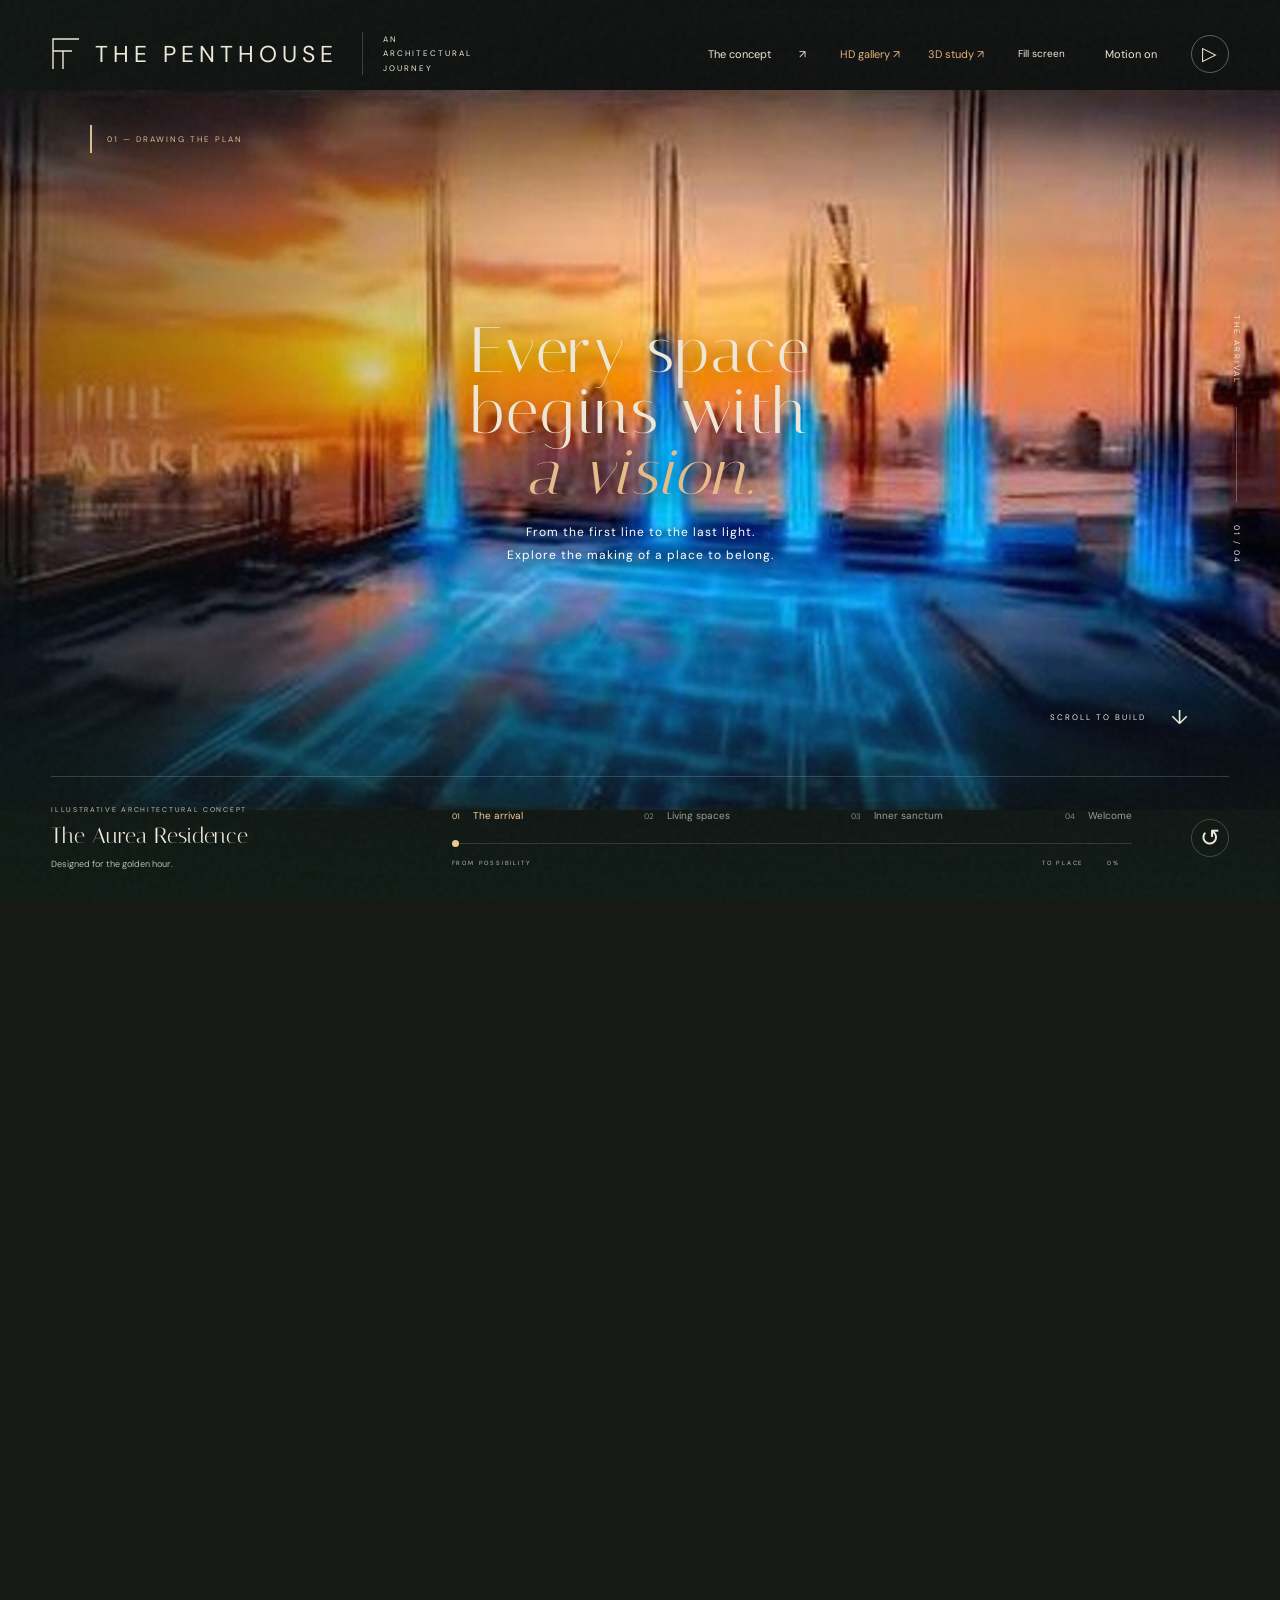
<file: index.html>
<!doctype html><html lang="en"><head><meta charset="utf-8"><meta name="viewport" content="width=device-width,initial-scale=1"><title>The Penthouse — An architectural journey</title><meta name="description" content="An interactive architectural journey, from the first structure to a finished space."><link rel="stylesheet" href="style.css?v=finished-exterior"></head><body><div id="scene" aria-label="Scroll-controlled architectural reference sequence"></div><div class="vignette"></div><div class="grain"></div><header><a class="brand" href="#" aria-label="The Penthouse, beginning"><svg width="30" height="34" viewBox="0 0 30 34"><path d="M2 32V2H28M2 14H21M12 32V14" fill="none" stroke="currentColor" stroke-width="1.4"/></svg>THE PENTHOUSE<span>AN ARCHITECTURAL JOURNEY</span></a><nav><button id="about">The concept <span>↗</span></button><a class="study-link" href="hd.html">HD gallery ↗</a><a class="study-link" href="study.html">3D study ↗</a><button id="fit" aria-pressed="true">Fill screen</button><button id="motion" aria-pressed="false">Motion on</button><button id="play" class="round" aria-label="Play journey">▷</button></nav></header><main><div class="intro"><p class="eyebrow"><span class="dot"></span> SCROLL-CONTROLLED ARCHITECTURE</p><h1 id="heading">Every space<br>begins with<br><em>a vision.</em></h1><p id="description">From the first line to the last light.<br>Explore the making of a place to belong.</p></div><div class="chapter-side"><span id="sideName">THE STRUCTURE</span><span class="vertical-line"></span><span id="count">01 / 04</span></div><div id="build-status" aria-live="off">01 — DRAWING THE PLAN</div><div id="hint">SCROLL TO BUILD <span>↓</span></div><div class="loading" id="loading">Preparing your journey <span></span></div><div class="fallback" id="fallback" hidden><h2>Your browser cannot render this 3D scene.</h2><p>The journey explores structure, facade, arrival and interior. Try a browser with WebGL enabled.</p></div></main><footer><div class="project"><span class="tiny">ILLUSTRATIVE ARCHITECTURAL CONCEPT</span><strong>The Aurea Residence</strong><span class="location">Designed for the golden hour.</span></div><div class="journey"><div class="chapters"><button data-stage="0" class="active"><b>01</b> The arrival</button><button data-stage="0.4"><b>02</b> Living spaces</button><button data-stage="0.65"><b>03</b> Inner sanctum</button><button data-stage="0.83"><b>04</b> Welcome</button></div><label class="sr" for="progress">Journey progress</label><input id="progress" type="range" min="0" max="1000" value="0" aria-valuetext="Structure, 0 percent"><div class="trackmeta"><span>FROM POSSIBILITY</span><span>TO PLACE <span id="percent">0%</span></span></div></div><button id="replay" class="replay" aria-label="Restart journey">↺</button></footer><dialog id="details"><button id="close" aria-label="Close details">×</button><p class="eyebrow">ABOUT THIS STUDY</p><h2>From a plan.<br><em>To a place.</em></h2><p>Scroll through the construction, facade, terrace and interior sequence. Scroll backwards to reverse it, or use the chapter buttons and slider.</p><p>The homepage is a procedural scroll-controlled 3D study. Scroll reveals the plan, pillars, slabs, rebar, beams, glazing, lighting and an intentionally empty residence one stage at a time.</p><p class="note">This is an illustrative architectural concept, not a verified construction document. Source: <a href="https://www.facebook.com/reel/1769516980890876" target="_blank" rel="noopener">wearebrand reference reel ↗</a>. Not affiliated with the creator.</p><p><a href="study.html">Explore the separate procedural 3D study ↗</a></p></dialog><div id="scrollspace" aria-hidden="true"></div><script type="module" src="sequence.js?v=restored-48-frame-reference"></script></body></html>
</file>
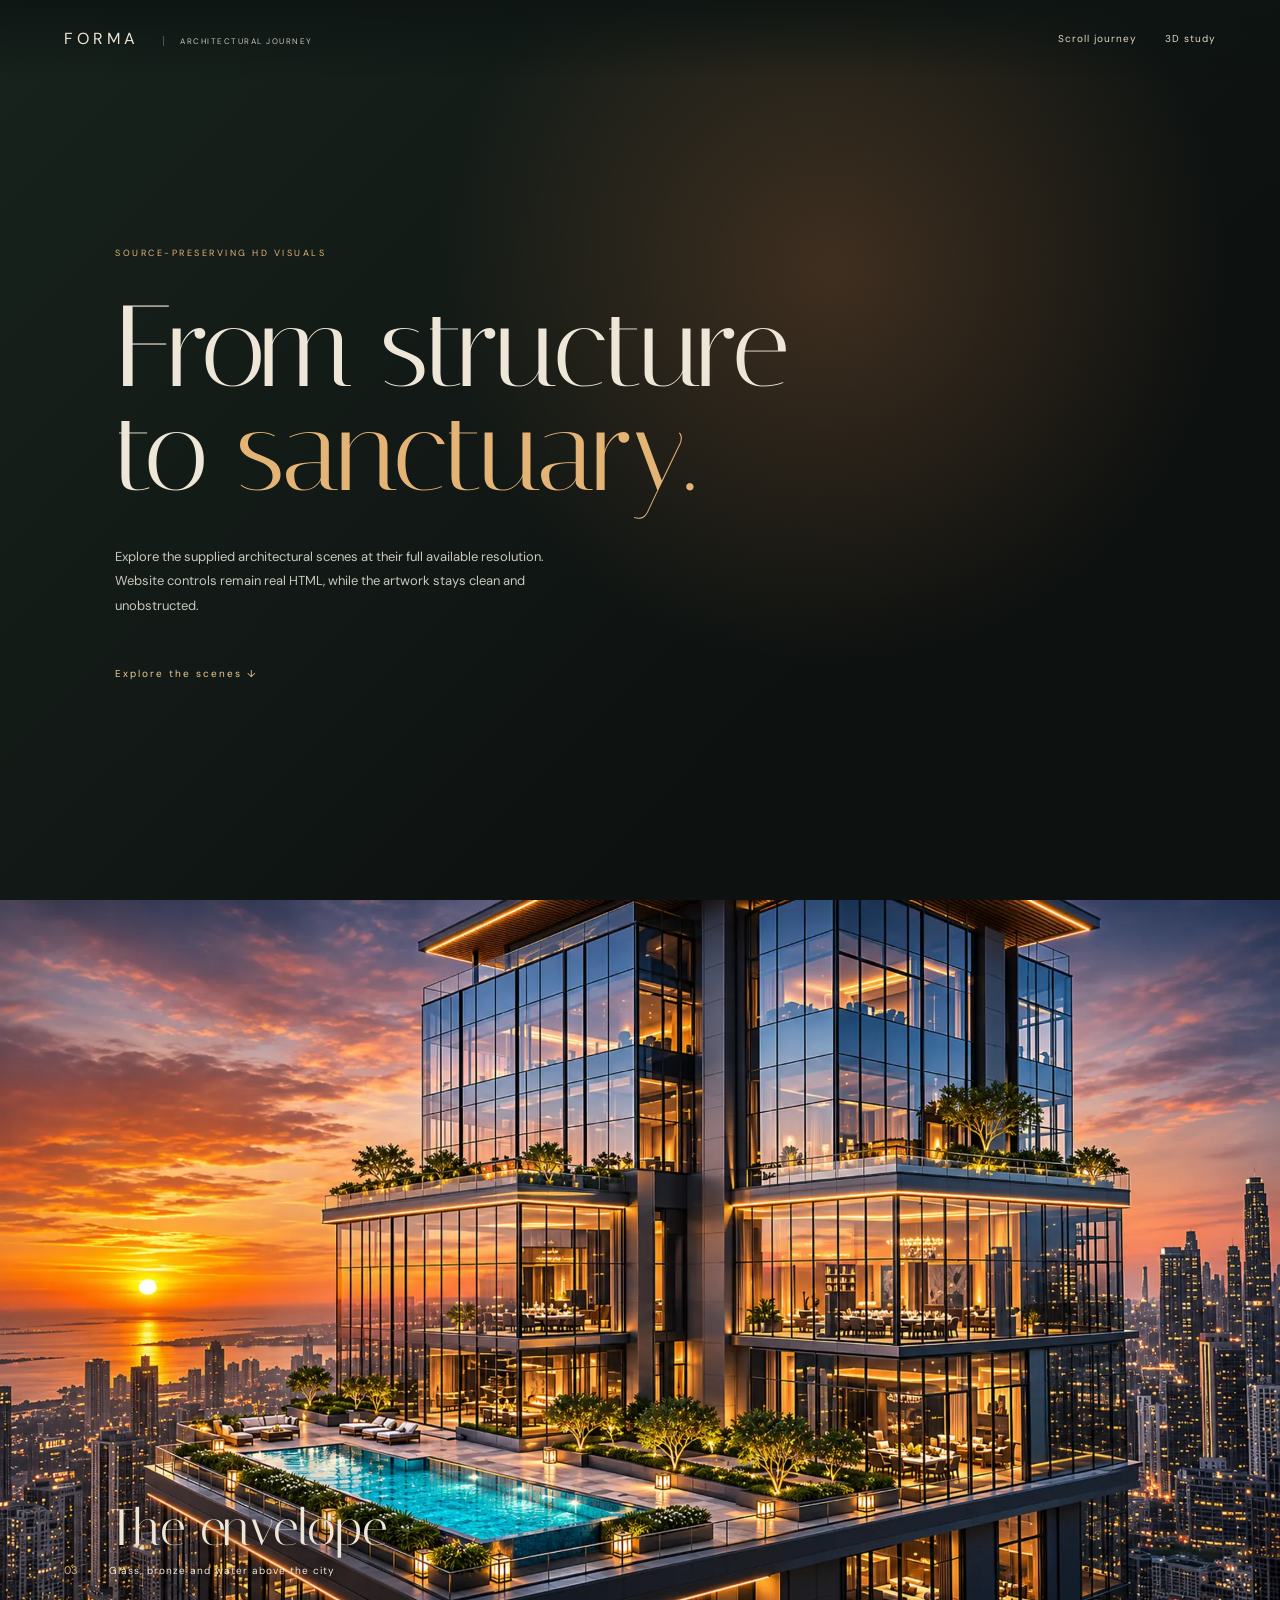
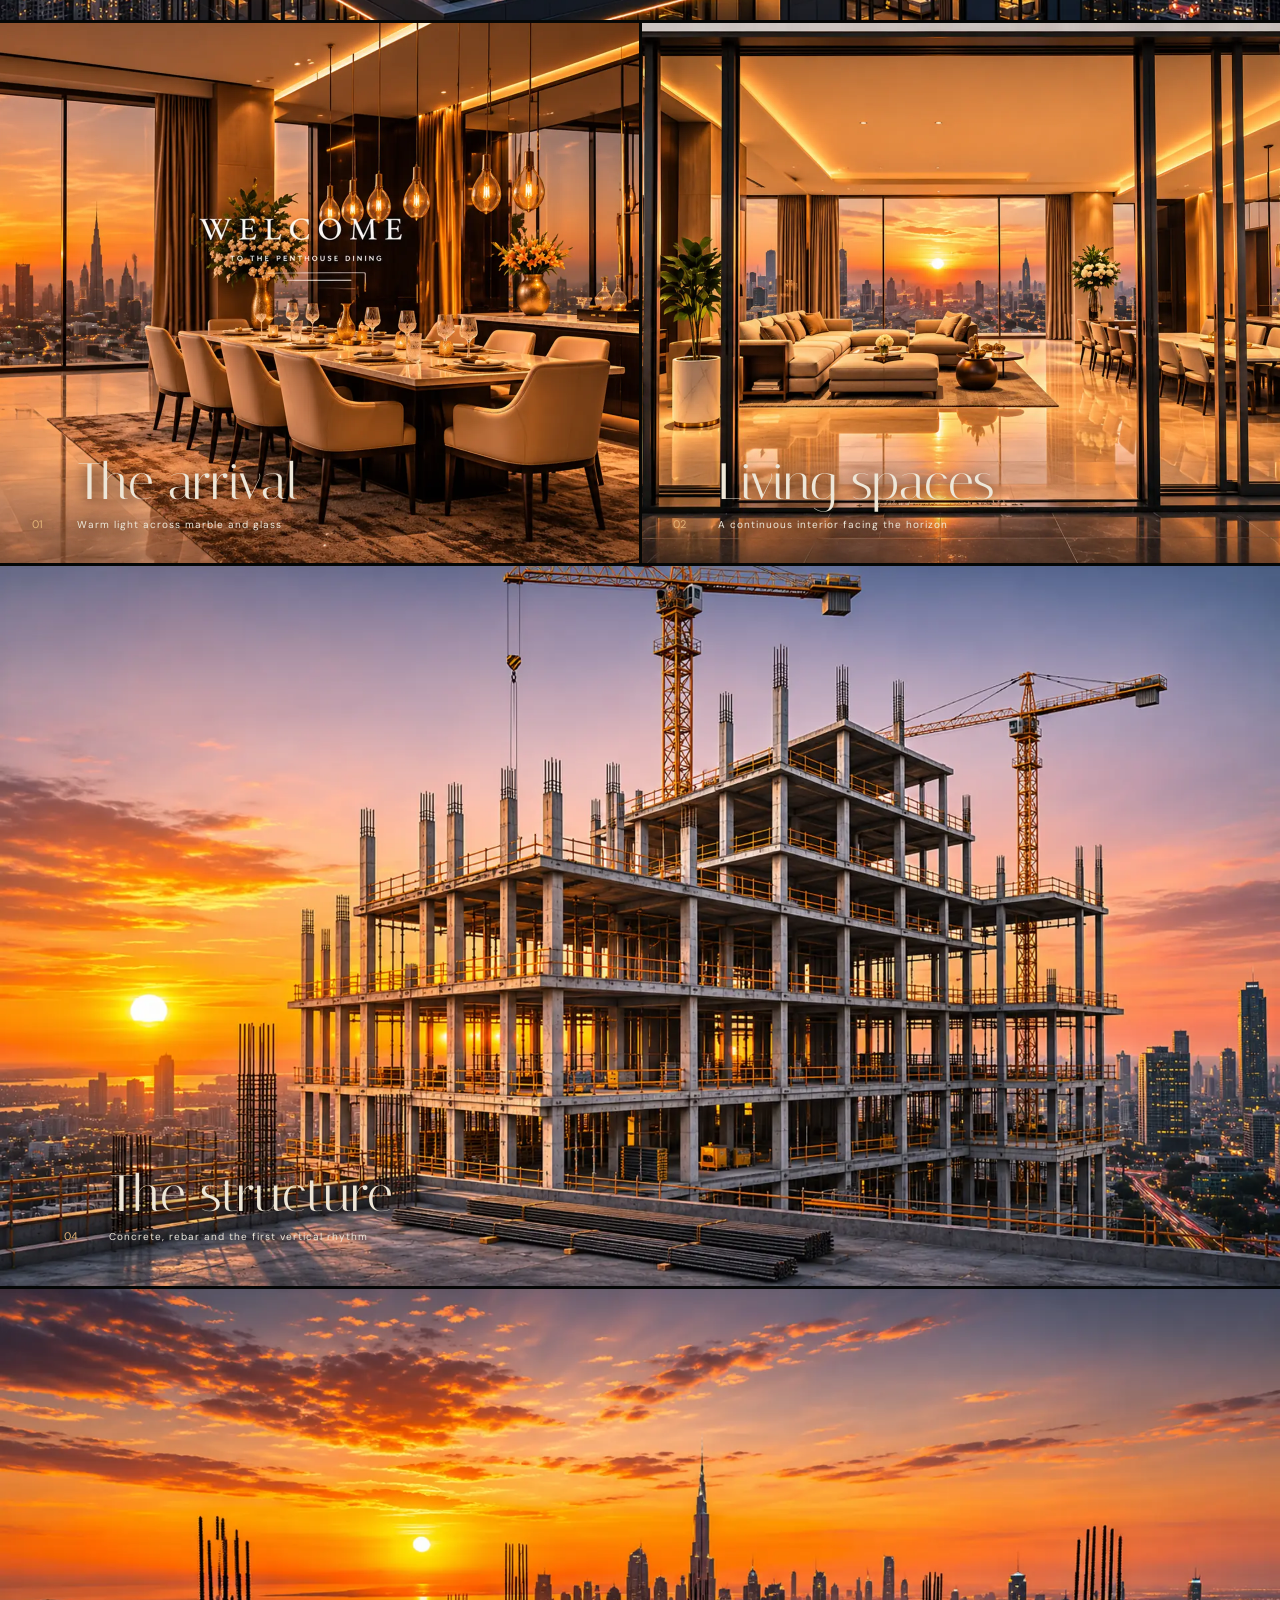
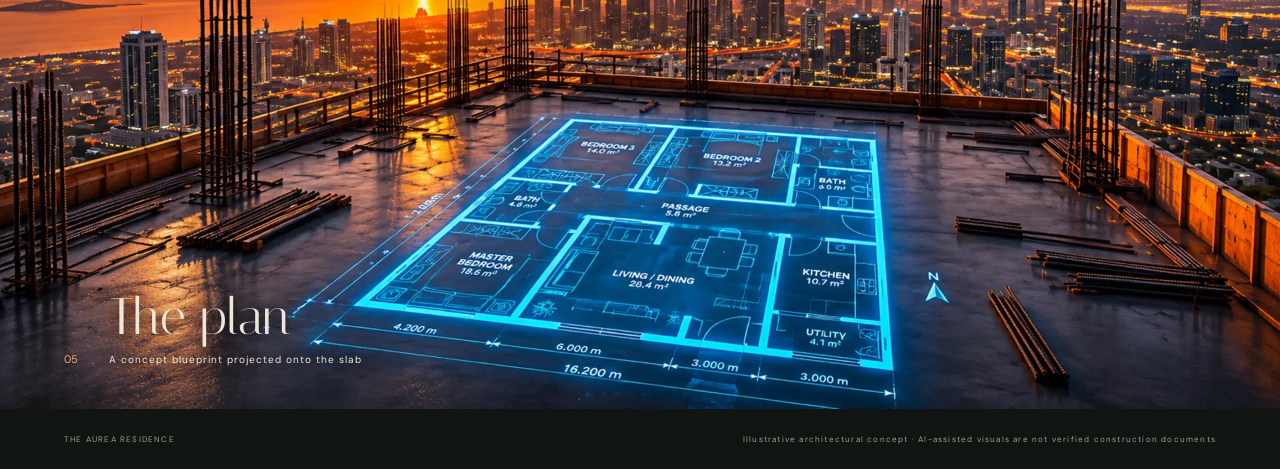
<file: hd.html>
<!doctype html>
<html lang="en">
<head>
  <meta charset="utf-8">
  <meta name="viewport" content="width=device-width, initial-scale=1">
  <title>FORMA — HD architectural gallery</title>
  <meta name="description" content="HD architectural scenes from the Aurea Residence concept.">
  <link rel="stylesheet" href="hd-gallery.css">
</head>
<body>
  <header>
    <a href="index.html" class="brand">FORMA <span>ARCHITECTURAL JOURNEY</span></a>
    <nav><a href="index.html">Scroll journey</a><a href="study.html">3D study</a></nav>
  </header>
  <main>
    <section class="hero">
      <p class="eyebrow">SOURCE-PRESERVING HD VISUALS</p>
      <h1>From structure<br>to <em>sanctuary.</em></h1>
      <p>Explore the supplied architectural scenes at their full available resolution. Website controls remain real HTML, while the artwork stays clean and unobstructed.</p>
      <a class="scroll-cue" href="#gallery">Explore the scenes ↓</a>
    </section>
    <section id="gallery" class="gallery" aria-label="HD architectural scenes">
      <figure class="scene scene-wide"><img src="assets/full-hd/03-exterior.webp" alt="Glass penthouse exterior with rooftop pool at sunset" loading="eager"><figcaption><span>03</span><strong>The envelope</strong><small>Glass, bronze and water above the city</small></figcaption></figure>
      <figure class="scene"><img src="assets/full-hd/01-dining.webp" alt="Luxury penthouse dining room with sunset skyline" loading="lazy"><figcaption><span>01</span><strong>The arrival</strong><small>Warm light across marble and glass</small></figcaption></figure>
      <figure class="scene"><img src="assets/full-hd/02-living.webp" alt="Luxury penthouse living room facing the sunset" loading="lazy"><figcaption><span>02</span><strong>Living spaces</strong><small>A continuous interior facing the horizon</small></figcaption></figure>
      <figure class="scene scene-wide"><img src="assets/full-hd/04-construction.webp" alt="Concrete tower under construction at golden hour" loading="lazy"><figcaption><span>04</span><strong>The structure</strong><small>Concrete, rebar and the first vertical rhythm</small></figcaption></figure>
      <figure class="scene scene-wide"><img src="assets/full-hd/05-blueprint.webp" alt="Rooftop construction scene with a glowing floor plan" loading="lazy"><figcaption><span>05</span><strong>The plan</strong><small>A concept blueprint projected onto the slab</small></figcaption></figure>
    </section>
  </main>
  <footer><span>THE AUREA RESIDENCE</span><span>Illustrative architectural concept · AI-assisted visuals are not verified construction documents</span></footer>
</body>
</html>
</file>
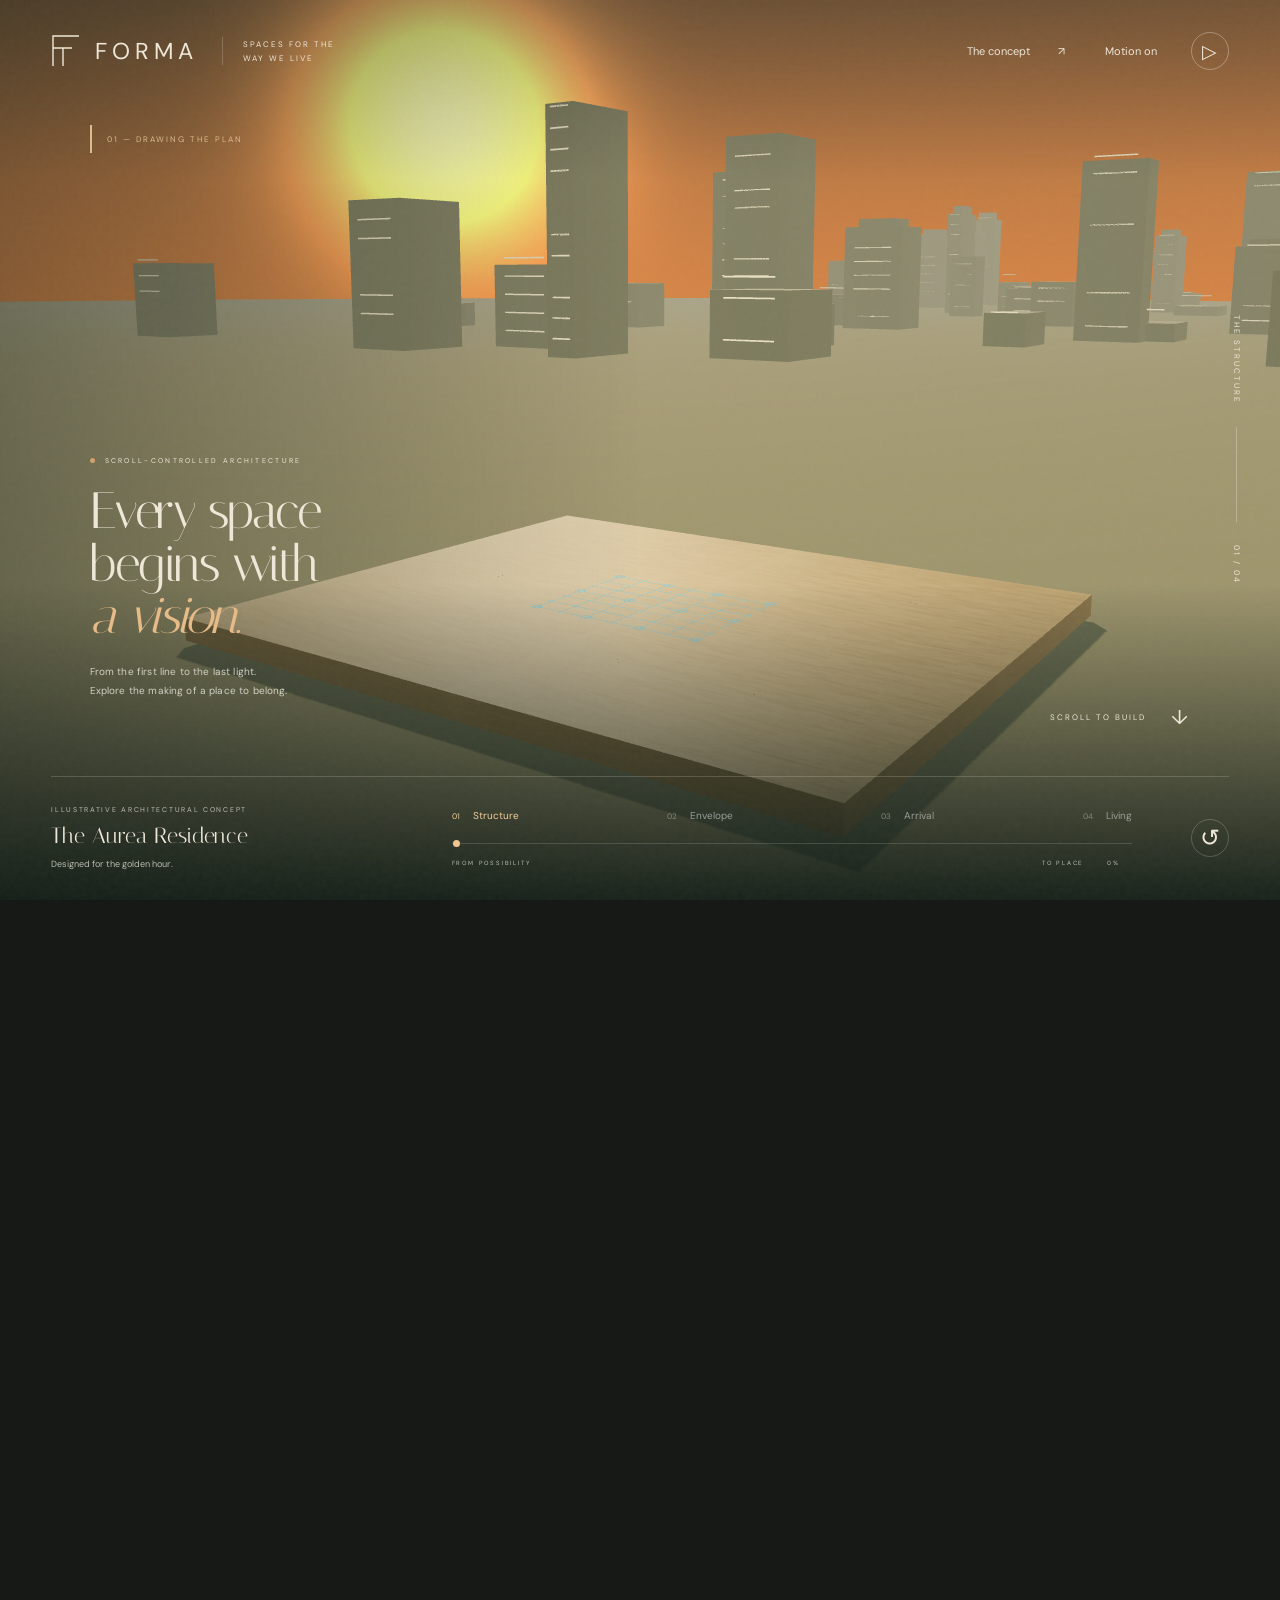
<file: study.html>
<!doctype html><html lang="en"><head><meta charset="utf-8"><meta name="viewport" content="width=device-width,initial-scale=1"><title>FORMA — From vision to living</title><meta name="description" content="An interactive architectural journey, from the first structure to a finished space."><link rel="stylesheet" href="style.css"></head><body><div id="scene" aria-label="Interactive three-dimensional architectural scene"></div><div class="vignette"></div><div class="grain"></div><header><a class="brand" href="#" aria-label="Forma, beginning"><svg width="30" height="34" viewBox="0 0 30 34"><path d="M2 32V2H28M2 14H21M12 32V14" fill="none" stroke="currentColor" stroke-width="1.4"/></svg>FORMA<span>SPACES FOR THE WAY WE LIVE</span></a><nav><button id="about">The concept <span>↗</span></button><button id="motion" aria-pressed="false">Motion on</button><button id="play" class="round" aria-label="Play journey">▷</button></nav></header><main><div class="intro"><p class="eyebrow"><span class="dot"></span> SCROLL-CONTROLLED ARCHITECTURE</p><h1 id="heading">Every space<br>begins with<br><em>a vision.</em></h1><p id="description">From the first line to the last light.<br>Explore the making of a place to belong.</p></div><div class="chapter-side"><span id="sideName">THE STRUCTURE</span><span class="vertical-line"></span><span id="count">01 / 04</span></div><div id="build-status" aria-live="off">01 — DRAWING THE PLAN</div><div id="hint">SCROLL TO BUILD <span>↓</span></div><div class="loading" id="loading">Preparing your journey <span></span></div><div class="fallback" id="fallback" hidden><h2>Your browser cannot render this 3D scene.</h2><p>The journey explores structure, facade, arrival and interior. Try a browser with WebGL enabled.</p></div></main><footer><div class="project"><span class="tiny">ILLUSTRATIVE ARCHITECTURAL CONCEPT</span><strong>The Aurea Residence</strong><span class="location">Designed for the golden hour.</span></div><div class="journey"><div class="chapters"><button data-stage="0" class="active"><b>01</b> Structure</button><button data-stage="0.64"><b>02</b> Envelope</button><button data-stage="0.84"><b>03</b> Arrival</button><button data-stage="1"><b>04</b> Living</button></div><label class="sr" for="progress">Journey progress</label><input id="progress" type="range" min="0" max="1000" value="0" aria-valuetext="Structure, 0 percent"><div class="trackmeta"><span>FROM POSSIBILITY</span><span>TO PLACE <span id="percent">0%</span></span></div></div><button id="replay" class="replay" aria-label="Restart journey">↺</button></footer><dialog id="details"><button id="close" aria-label="Close details">×</button><p class="eyebrow">THE CONCEPT</p><h2>Built in stages.<br><em>Experienced as one.</em></h2><p>An original architectural study in concrete, bronze, glass and warm light. Follow a structure as it rises, takes shape and becomes a furnished space.</p><dl><div><dt>01 / STRUCTURE</dt><dd>The plan appears, then each slab, column and beam assembles in order.</dd></div><div><dt>02 / ENVELOPE</dt><dd>Glass panels and bronze framing install progressively as you scroll.</dd></div><div><dt>03 / ARRIVAL</dt><dd>The camera approaches the upper residence.</dd></div><div><dt>04 / LIVING</dt><dd>A quiet interior opens toward the skyline.</dd></div></dl><p class="note">A visual concept, not a real property listing. Continuous scroll-controlled 3D construction, with independently staged floors, columns, glass and finishes; no imagery copied from the reference reel. Use the chapter buttons or slider to explore.</p></dialog><div id="scrollspace" aria-hidden="true"></div><script type="module" src="app.js"></script></body></html>
</file>
<file: style.css>
@import url('https://fonts.googleapis.com/css2?family=DM+Sans:wght@400;500;600&family=Italiana&display=swap');
:root{--cream:#eee7d8;--gold:#d2a16d}*{box-sizing:border-box}html{scroll-behavior:auto}body{margin:0;background:#171916;color:var(--cream);font-family:'DM Sans',Arial,sans-serif}button,a,input{-webkit-tap-highlight-color:transparent}button{font:inherit;color:inherit;background:none;border:0;cursor:pointer}button:focus-visible,a:focus-visible,input:focus-visible{outline:2px solid #e8bd87;outline-offset:6px}a{color:inherit;text-decoration:none}#scene,.vignette,.grain{position:fixed;inset:0}#scene canvas{display:block;width:100%;height:100%}.vignette{pointer-events:none;background:linear-gradient(90deg,rgba(13,19,17,.77),transparent 60%),linear-gradient(0deg,rgba(13,19,17,.9),transparent 28%,transparent 80%,rgba(13,19,17,.3))}.grain{pointer-events:none;opacity:.055;background-image:url("data:image/svg+xml,%3Csvg viewBox='0 0 180 180' xmlns='http://www.w3.org/2000/svg'%3E%3Cfilter id='n'%3E%3CfeTurbulence type='fractalNoise' baseFrequency='.9' numOctaves='3' stitchTiles='stitch'/%3E%3C/filter%3E%3Cpath fill='%23fff' filter='url(%23n)' opacity='.6' d='M0 0h180v180H0z'/%3E%3C/svg%3E")}header{position:fixed;z-index:5;top:0;left:0;right:0;padding:32px 4%;display:flex;align-items:center;justify-content:space-between}.brand{display:flex;align-items:center;font-size:23px;letter-spacing:5px;gap:14px}.brand span{font-size:8px;letter-spacing:2px;max-width:115px;line-height:1.8;border-left:1px solid #ffffff30;padding-left:20px;margin-left:10px}nav{display:flex;align-items:center;gap:28px;font-size:11px}nav span{margin-left:25px}.round{border:1px solid #ffffff50;border-radius:50%;width:38px;height:38px;font-size:19px}main{position:fixed;inset:0;pointer-events:none}.intro{position:absolute;top:29%;left:7%;max-width:550px;transition:opacity .3s,transform .3s}.eyebrow{font-size:9px;letter-spacing:2.3px;display:flex;align-items:center;gap:10px}.dot{width:5px;height:5px;border-radius:50%;background:var(--gold)}h1{font:clamp(52px,6.4vw,105px)/.97 'Italiana',Georgia,serif;letter-spacing:-2px;font-weight:400;margin:28px 0}em{color:#e7bb88;font-weight:400}#description{font-size:12px;line-height:1.9;color:#d0d0c5;letter-spacing:.15px}.chapter-side{position:absolute;right:3%;top:35%;display:flex;align-items:center;gap:23px;writing-mode:vertical-rl;font-size:8px;letter-spacing:2px}.vertical-line{height:95px;width:1px;background:#ffffff45}#hint{position:absolute;bottom:185px;left:7%;font-size:8px;letter-spacing:2px;display:flex;align-items:center;gap:25px}#hint span{font-size:20px;animation:down 2s infinite}@keyframes down{50%{transform:translateY(7px)}}footer{position:fixed;bottom:0;left:4%;right:4%;display:flex;align-items:center;padding:28px 0 30px;border-top:1px solid #eee7d830;gap:5%;z-index:5}.project{display:flex;flex-direction:column;gap:9px;width:29%}.tiny,.location,.trackmeta{font-size:8px;letter-spacing:1px;color:#bebfb4}.tiny{font-size:7px;letter-spacing:1.7px}.project strong{font:22px 'Italiana',Georgia,serif;font-weight:400}.location{font-size:9px;letter-spacing:0;color:#bbbcb0}.journey{flex:1}.chapters{display:flex;justify-content:space-between}.chapters button{font-size:10px;color:#989f97;padding:0 0 13px;transition:color .3s}.chapters b{font-size:8px;margin-right:10px;font-weight:400;color:#818779}.chapters button.active,.chapters button.active b{color:#f4cf9b}input[type=range]{width:100%;appearance:none;background:#ffffff25;height:1px;cursor:pointer;display:block;margin:8px 0 15px}input[type=range]::-webkit-slider-thumb{appearance:none;width:7px;height:7px;border-radius:50%;background:#f0c58e}input[type=range]::-moz-range-thumb{width:7px;height:7px;background:#f0c58e;border:0}.trackmeta{display:flex;justify-content:space-between;font-size:6px;letter-spacing:1.8px}#percent{margin-left:20px;display:inline-block;min-width:25px}.replay{font-size:24px;border:1px solid #ffffff35;border-radius:50%;width:38px;height:38px}.loading{position:absolute;top:50%;left:50%;transform:translate(-50%,-50%);font-size:11px;letter-spacing:2px;background:#151b19ee;padding:30px;transition:opacity .6s}.loading span{display:block;height:1px;background:#d5a06a;margin-top:16px;animation:pulse 1s infinite}@keyframes pulse{50%{opacity:.2}}.sr{position:absolute;width:1px;height:1px;overflow:hidden;clip:rect(0,0,0,0)}dialog{background:#202824;color:var(--cream);border:1px solid #c1ae8840;max-width:620px;padding:55px;width:90%;box-shadow:0 30px 100px #0008}dialog::backdrop{background:#08100dbb;backdrop-filter:blur(9px)}dialog h2{font:46px/1.1 'Italiana',Georgia,serif;margin:25px 0}dialog p{font-size:12px;line-height:1.9;color:#c1c8bb}dialog #close{position:absolute;right:20px;top:15px;font-size:28px}dl div{border-top:1px solid #ffffff20;padding:15px 0}dt{font-size:8px;letter-spacing:2px;color:#d9af7d}dd{font-size:11px;margin:8px 0 0;color:#c1c8bb}.note{font-size:9px!important}#scrollspace{height:650vh}.fallback{padding:25%;pointer-events:auto}.interior .intro{top:22%}.interior h1{font-size:clamp(48px,5.5vw,85px)}.interior .vignette{background:linear-gradient(90deg,#111b1699,transparent 65%),linear-gradient(0deg,#111b16dd,transparent 30%)}@media(max-width:700px){header{padding:23px 6%}.brand{font-size:18px;gap:8px}.brand span{display:none}nav{gap:12px;font-size:9px}nav span{display:none}.round{width:30px;height:30px}.intro{top:18%;left:7%;max-width:85%}h1{font-size:61px;line-height:.98}.eyebrow{font-size:7px;letter-spacing:1.5px}#description{font-size:10px}.chapter-side{right:5%;top:44%}.project{display:none}footer{left:7%;right:7%;padding:20px 0 25px;gap:20px}.chapters button{font-size:9px}.chapters b{display:block;margin:0 0 7px;font-size:7px}.replay{width:30px;height:30px;font-size:19px;flex-shrink:0}#hint{bottom:145px;font-size:7px}.interior .intro{top:18%}.interior h1{font-size:53px}dialog{padding:35px}dialog h2{font-size:37px}}@media(prefers-reduced-motion:reduce){#hint span{animation:none}*{scroll-behavior:auto!important}}
#film{position:absolute;inset:0}#film[hidden]{display:none}.vignette{background:linear-gradient(90deg,rgba(13,19,17,.82),rgba(13,19,17,.28) 43%,transparent 75%),linear-gradient(0deg,rgba(13,19,17,.92),transparent 30%,transparent 80%,rgba(13,19,17,.3))}nav #view{color:#efc393}body:has(#film:not([hidden])) #scene{background:#272b23}@media(max-width:700px){nav{gap:10px}nav #motion{display:none}nav #view{font-size:8px}.intro{top:21%}h1{font-size:57px}.vignette{background:linear-gradient(90deg,#111b16bb,transparent),linear-gradient(0deg,#111b16ee,transparent 40%,#111b1655)}}

/* The building is now the primary continuous scene, not a slide show. */
.intro{top:auto;bottom:190px;max-width:380px}.intro h1{font-size:clamp(35px,4vw,60px);line-height:1.02;margin:20px 0}.intro #description{font-size:10px}.intro .eyebrow{font-size:7px}.interior .intro{top:auto;bottom:190px}.interior h1{font-size:clamp(35px,4vw,60px)}#hint{left:auto;right:7%;bottom:170px}#build-status{position:absolute;top:125px;left:7%;font-size:8px;letter-spacing:2px;color:#d9bd8e;border-left:2px solid #d9bd8e;padding:9px 15px}.vignette{background:linear-gradient(90deg,#101b1566,transparent 50%),linear-gradient(0deg,#101b16ee,transparent 35%,transparent 80%,#101b1544)}@media(max-width:700px){.intro,.interior .intro{top:auto;bottom:160px;max-width:240px}.intro h1,.interior h1{font-size:35px}.intro #description{display:none}#hint{right:7%;bottom:137px;font-size:6px}#build-status{top:95px;font-size:7px}.chapter-side{display:none}}

/* Reference reconstruction: keep the original scene itself unobstructed. */
body:has(script[src="sequence.js"]) .vignette,body:has(script[src="sequence.js"]) .grain,body:has(script[src="sequence.js"]) #build-status,body:has(script[src="sequence.js"]) #hint,body:has(script[src="sequence.js"]) .project,body:has(script[src="sequence.js"]) .chapter-side{display:none}body:has(script[src="sequence.js"]) header{padding:22px 3%;background:linear-gradient(#0008,transparent);opacity:.5;transition:opacity .2s}body:has(script[src="sequence.js"]) header:hover,body:has(script[src="sequence.js"]) header:focus-within{opacity:1}body:has(script[src="sequence.js"]) .brand{font-size:13px;letter-spacing:2px}body:has(script[src="sequence.js"]) .brand svg,body:has(script[src="sequence.js"]) .brand span{display:none}body:has(script[src="sequence.js"]) footer{left:3%;right:3%;bottom:0;padding:16px 0;border:0;background:linear-gradient(transparent,#0008);opacity:.55;transition:opacity .2s}body:has(script[src="sequence.js"]) footer:hover,body:has(script[src="sequence.js"]) footer:focus-within{opacity:1}body:has(script[src="sequence.js"]) .chapters button{color:#fff;text-shadow:0 1px 5px #000}body:has(script[src="sequence.js"]) .trackmeta{color:#fff}.study-link{color:#e2b17c}#fit{font-size:10px}@media(max-width:700px){body:has(script[src="sequence.js"]) header{opacity:.85;padding:18px 5%}body:has(script[src="sequence.js"]) footer{opacity:.9;left:5%;right:5%}body:has(script[src="sequence.js"]) .brand{font-size:9px}nav .study-link{display:none}#fit{font-size:8px}}

/* Mobile composition follows the architectural reference: quiet controls,
   a low editorial headline, and the chapter timeline anchored to the bottom. */
@media(max-width:700px){
  body{min-height:100svh;overflow-x:hidden;background:#171916}
  #scene,.vignette,.grain{position:fixed;inset:0}
  #scene canvas{width:100%;height:100%;object-fit:cover}
  .vignette{background:linear-gradient(180deg,rgba(20,22,18,.38),transparent 22%,transparent 51%,rgba(15,24,19,.54) 75%,rgba(11,22,17,.9)),linear-gradient(90deg,rgba(24,28,21,.2),transparent 68%)}
  header{top:0;left:0;right:0;padding:28px 6% 18px;align-items:flex-start;background:linear-gradient(#10141144,transparent)}
  .brand{font-size:17px;letter-spacing:4px;gap:9px;align-items:center}
  .brand svg{width:30px;height:34px;flex:none}
  .brand span{display:none}
  nav{gap:clamp(10px,4vw,24px);font-size:10px;align-items:center}
  nav #about{max-width:58px;line-height:1.45}
  nav .study-link,nav #motion{display:none}
  nav #fit{font-size:9px;max-width:54px;line-height:1.4}
  nav .round{width:38px;height:38px;font-size:18px;flex:none}
  main{inset:0}
  #build-status{top:18.5%;left:7%;max-width:75%;font-size:7px;letter-spacing:2px;padding:8px 12px;border-left:2px solid #e5bd84;color:#f2d8ad}
  .intro,.interior .intro{left:7%;bottom:clamp(215px,29vh,285px);top:auto;max-width:min(76%,340px)}
  .intro .eyebrow{font-size:7px;letter-spacing:1.8px;gap:9px;color:#f1eadb}
  .intro .dot{width:6px;height:6px}
  .intro h1,.interior .intro h1{font-size:clamp(42px,10vw,62px);line-height:.96;letter-spacing:-1.4px;margin:20px 0 0}
  .intro #description{display:none}
  .chapter-side{display:none}
  #hint{left:auto;right:8%;bottom:clamp(190px,25vh,245px);font-size:7px;letter-spacing:1.8px;gap:18px;color:#f6eddb}
  #hint span{font-size:24px}
  footer{left:7%;right:7%;bottom:0;display:block;padding:20px 0 max(23px,env(safe-area-inset-bottom));gap:0;border-top:1px solid #eee7d855;background:linear-gradient(180deg,transparent,rgba(13,24,18,.12))}
  .project{display:none}
  .journey{width:100%}
  .chapters{gap:8px;align-items:flex-start}
  .chapters button{flex:1;min-width:0;text-align:left;padding:12px 0 10px;font-size:clamp(9px,2.6vw,11px);line-height:1.35;white-space:nowrap;color:#c4c6b9;text-shadow:0 1px 6px #10140f}
  .chapters b{display:block;margin:0 0 7px;font-size:8px;color:#aaa99c}
  .chapters button.active,.chapters button.active b{color:#f1c68f}
  input[type=range]{margin:13px 0 16px;height:1px;background:#ffffff55}
  input[type=range]::-webkit-slider-thumb{width:11px;height:11px}
  input[type=range]::-moz-range-thumb{width:11px;height:11px}
  .trackmeta{font-size:7px;letter-spacing:1.6px;color:#d4d2c7}
  #percent{margin-left:16px}
  .replay{position:absolute;right:0;top:calc(100% - 82px);width:39px;height:39px;font-size:21px;background:#17201955;border-color:#ffffff55}
  body:has(dialog[open]) footer{filter:blur(2px)}
}
@media(max-height:700px) and (max-width:700px){
  .intro,.interior .intro{bottom:205px}
  .intro h1,.interior .intro h1{font-size:clamp(38px,8.5vw,52px)}
  #hint{bottom:178px}
  footer{padding-top:12px}
}
@media(max-width:700px){
  .journey{width:calc(100% - 52px)}
  .replay{top:76px}
}

@media(min-width:701px){
  body:has(script[src^="sequence.js"]) .intro{display:block;left:50%;top:50%;bottom:auto;transform:translate(-50%,-50%);max-width:560px;text-align:center}
  body:has(script[src^="sequence.js"]) .intro .eyebrow{display:none}
  body:has(script[src^="sequence.js"]) .intro h1{font-size:clamp(44px,5vw,76px);line-height:.95;letter-spacing:2px;margin:0 0 18px;text-shadow:0 2px 26px #0008}
  body:has(script[src^="sequence.js"]) .intro #description{font-size:12px;letter-spacing:1px;color:#fff;text-shadow:0 1px 12px #000}
}
</file>
<file: hd-gallery.css>
@import url('https://fonts.googleapis.com/css2?family=DM+Sans:wght@400;500;600&family=Italiana&display=swap');
:root{--ink:#111512;--cream:#eee7d8;--gold:#e4b477}*{box-sizing:border-box}html{scroll-behavior:smooth}body{margin:0;background:var(--ink);color:var(--cream);font-family:'DM Sans',Arial,sans-serif}a{color:inherit;text-decoration:none}header{position:fixed;z-index:5;top:0;left:0;right:0;padding:28px 5%;display:flex;justify-content:space-between;align-items:center;background:linear-gradient(#0d1412dd,transparent)}.brand{font-size:16px;letter-spacing:4px}.brand span{font-size:8px;letter-spacing:1.5px;color:#c9c5b9;margin-left:16px;border-left:1px solid #ffffff40;padding-left:16px}nav{display:flex;gap:28px;font-size:10px;letter-spacing:1px;color:#ded8c9}.hero{min-height:100vh;display:grid;align-content:center;padding:12vh 9vw 10vh;background:radial-gradient(circle at 65% 30%,#9e603755,transparent 38%),linear-gradient(135deg,#18231d,#0d1110 70%)}.eyebrow{font-size:9px;letter-spacing:2.5px;color:var(--gold)}h1{font:clamp(64px,9vw,145px)/.9 Italiana,Georgia,serif;font-weight:400;letter-spacing:-3px;margin:28px 0}em{color:var(--gold);font-style:normal}.hero p:not(.eyebrow){max-width:440px;font-size:13px;line-height:1.9;color:#c8c8bd}.scroll-cue{display:inline-block;margin-top:35px;font-size:10px;letter-spacing:2px;color:#f3c993}.gallery{display:grid;grid-template-columns:repeat(2,minmax(0,1fr));gap:3px;background:#050706}.scene{position:relative;margin:0;min-height:60vh;overflow:hidden;background:#171d19}.scene-wide{grid-column:1/-1;min-height:72vh}.scene img{width:100%;height:100%;min-height:60vh;display:block;object-fit:cover;transition:transform 1.2s cubic-bezier(.2,.7,.2,1),filter .8s}.scene-wide img{min-height:72vh}.scene:hover img{transform:scale(1.025);filter:saturate(1.08) contrast(1.04)}figcaption{position:absolute;left:5%;right:5%;bottom:6%;display:grid;grid-template-columns:45px 1fr;align-items:end;text-shadow:0 2px 15px #000}.scene figcaption span{grid-row:span 2;color:var(--gold);font-size:11px}.scene figcaption strong{font:clamp(28px,4vw,60px) Italiana,Georgia,serif;font-weight:400}.scene figcaption small{font-size:10px;letter-spacing:1px;color:#eee9dc;margin-top:6px}footer{display:flex;justify-content:space-between;gap:20px;padding:25px 5%;font-size:8px;letter-spacing:1.2px;color:#9d9f92}footer span:last-child{text-align:right}@media(max-width:700px){header{padding:20px 6%}.brand{font-size:12px;letter-spacing:2px}.brand span{display:none}nav{gap:13px;font-size:8px}.hero{padding:15vh 8vw 12vh}h1{font-size:66px}.gallery{display:block}.scene,.scene-wide,.scene img,.scene-wide img{min-height:55vh}.scene figcaption strong{font-size:38px}footer{display:block;line-height:2.2}footer span:last-child{text-align:left;display:block}}
</file>
